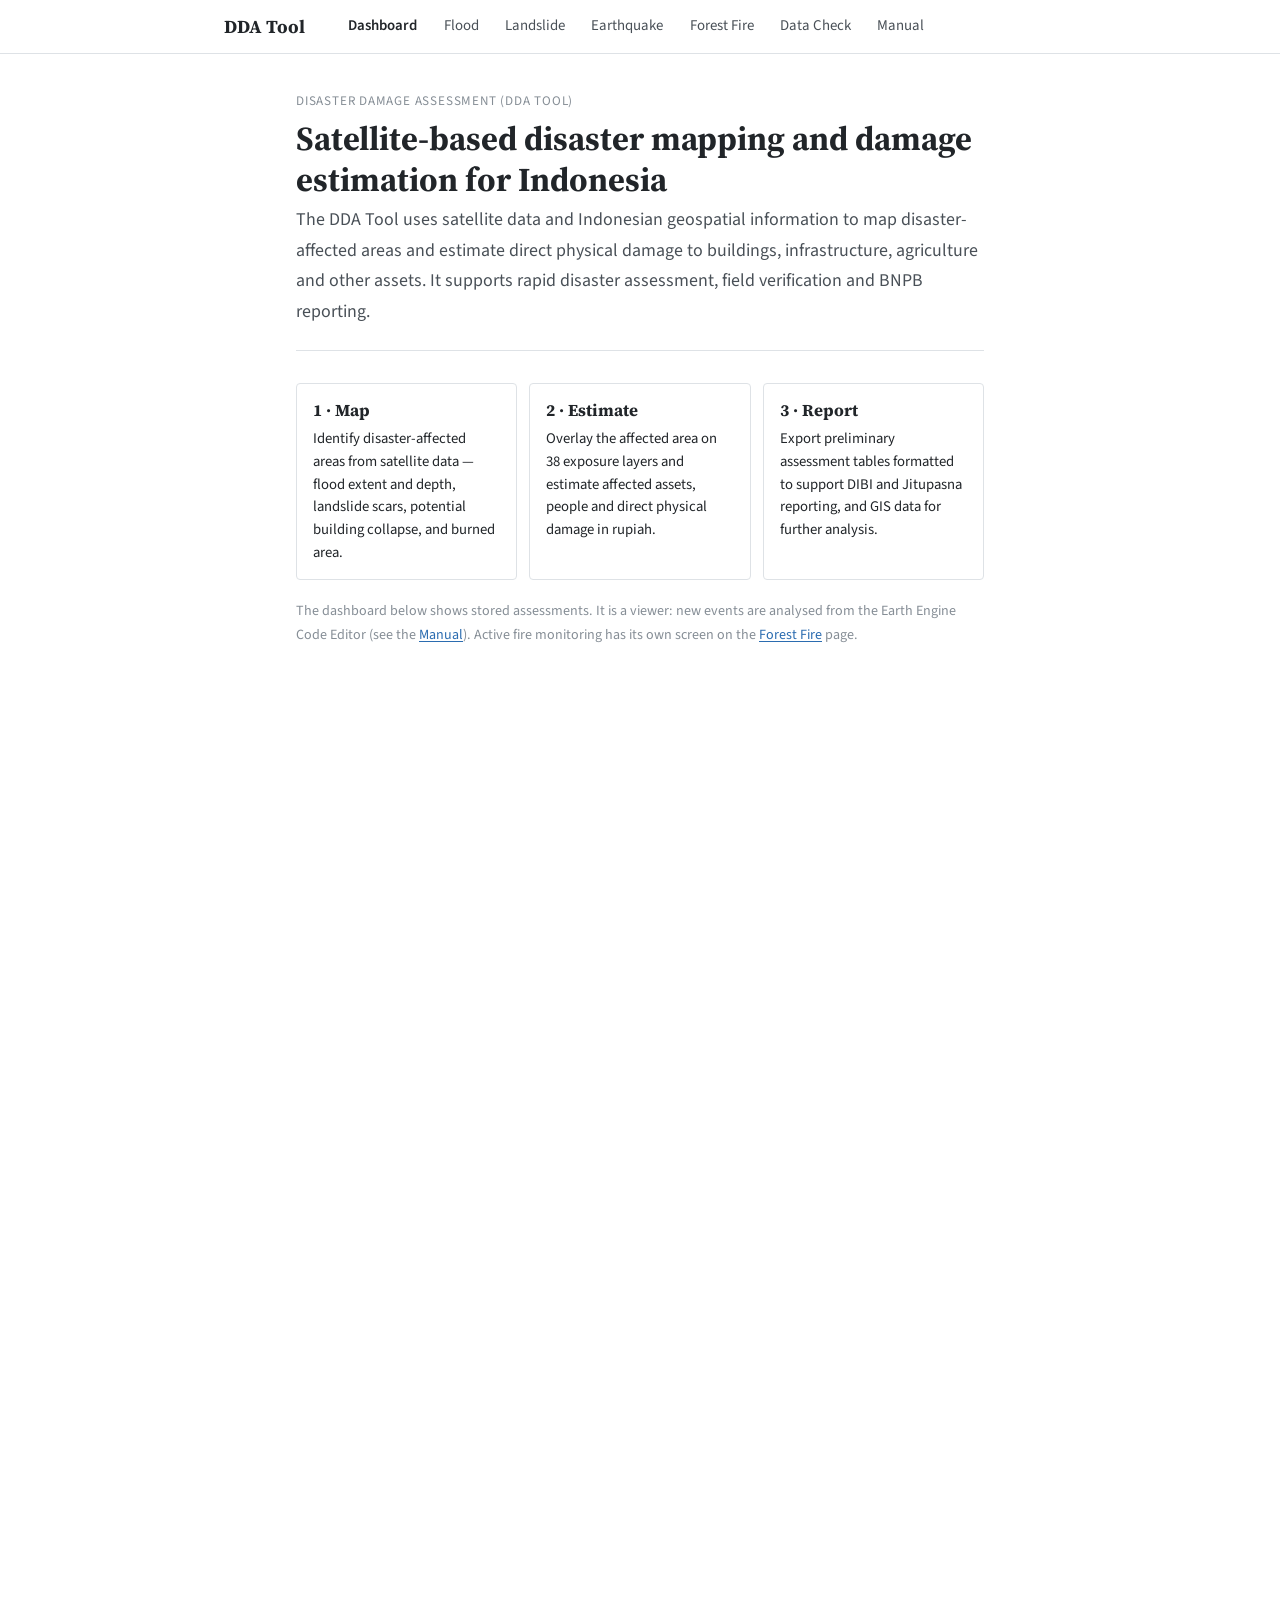
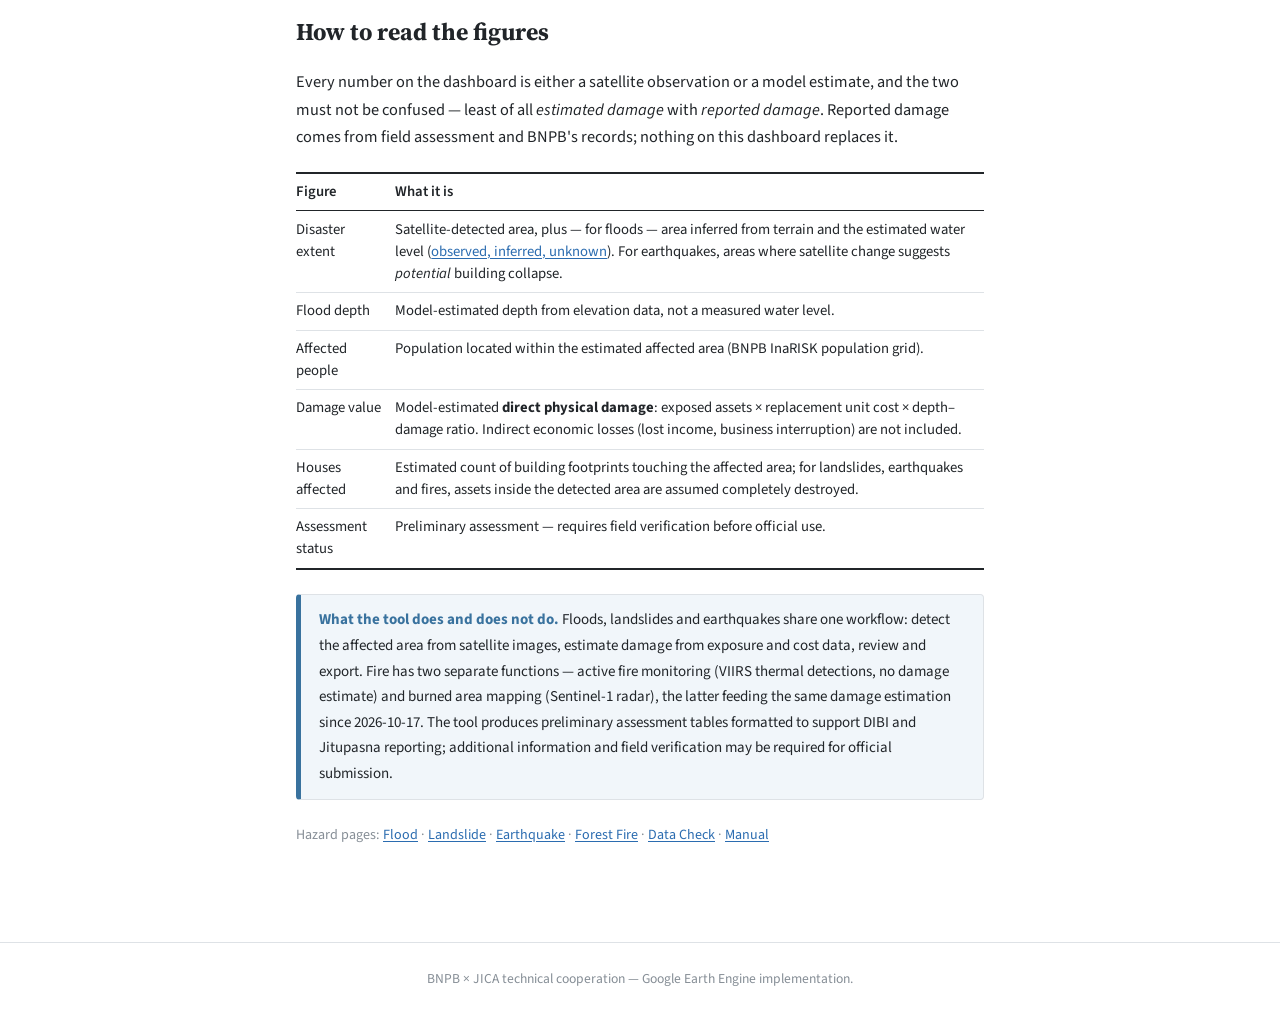
<file: index.html>
<!DOCTYPE html>
<html lang="en">
<head>
<meta charset="utf-8">
<meta name="viewport" content="width=device-width, initial-scale=1">
<title>DDA Tool — Satellite-based Disaster Damage Assessment</title>
<link rel="preconnect" href="https://fonts.googleapis.com">
<link rel="stylesheet" href="https://fonts.googleapis.com/css2?family=Source+Serif+4:ital,wght@0,400;0,600;0,700;1,400&family=Source+Sans+3:wght@400;600&display=swap">
<link rel="stylesheet" href="assets/style.css">
</head>
<body>

<nav class="topnav">
  <a class="brand" href="index.html">DDA Tool</a>
  <a class="navlink active" href="index.html">Dashboard</a>
  <a class="navlink" href="flood.html">Flood</a>
  <a class="navlink" href="landslide.html">Landslide</a>
  <a class="navlink" href="earthquake.html">Earthquake</a>
  <a class="navlink" href="forestfire.html">Forest Fire</a>
  <a class="navlink" href="datacheck.html">Data Check</a>
  <a class="navlink" href="about.html">Manual</a>
</nav>

<main class="page intro">

<div class="title-block">
<p class="subtitle">Disaster Damage Assessment (DDA Tool)</p>
<h1>Satellite-based disaster mapping and damage estimation for Indonesia</h1>
<p class="lead">
The DDA Tool uses satellite data and Indonesian geospatial information to map
disaster-affected areas and estimate direct physical damage to buildings,
infrastructure, agriculture and other assets. It supports rapid disaster
assessment, field verification and BNPB reporting.
</p>
</div>

<div class="tiles">
  <div class="tile"><b>1 · Map</b>
    Identify disaster-affected areas from satellite data — flood extent and
    depth, landslide scars, potential building collapse, and burned area.</div>
  <div class="tile"><b>2 · Estimate</b>
    Overlay the affected area on 38 exposure layers and estimate affected
    assets, people and direct physical damage in rupiah.</div>
  <div class="tile"><b>3 · Report</b>
    Export preliminary assessment tables formatted to support DIBI and
    Jitupasna reporting, and GIS data for further analysis.</div>
</div>

<p class="muted">
The dashboard below shows stored assessments. It is a viewer: new events are
analysed from the Earth Engine Code Editor (see the <a href="about.html">Manual</a>).
Active fire monitoring has its own screen on the <a href="forestfire.html">Forest Fire</a> page.
</p>

</main>

<main class="full">
  <div class="app-frame-wrap" id="app-slot"></div>
</main>

<main class="page after-app">

<h2>How to read the figures</h2>

<p>
Every number on the dashboard is either a satellite observation or a model
estimate, and the two must not be confused — least of all <em>estimated
damage</em> with <em>reported damage</em>. Reported damage comes from field
assessment and BNPB's records; nothing on this dashboard replaces it.
</p>

<table>
  <thead><tr><th>Figure</th><th>What it is</th></tr></thead>
  <tbody>
  <tr><td>Disaster extent</td><td>Satellite-detected area, plus — for floods — area inferred from terrain and the estimated water level (<a href="flood.html#classes">observed, inferred, unknown</a>). For earthquakes, areas where satellite change suggests <em>potential</em> building collapse.</td></tr>
  <tr><td>Flood depth</td><td>Model-estimated depth from elevation data, not a measured water level.</td></tr>
  <tr><td>Affected people</td><td>Population located within the estimated affected area (BNPB InaRISK population grid).</td></tr>
  <tr><td>Damage value</td><td>Model-estimated <b>direct physical damage</b>: exposed assets × replacement unit cost × depth–damage ratio. Indirect economic losses (lost income, business interruption) are not included.</td></tr>
  <tr><td>Houses affected</td><td>Estimated count of building footprints touching the affected area; for landslides, earthquakes and fires, assets inside the detected area are assumed completely destroyed.</td></tr>
  <tr><td>Assessment status</td><td>Preliminary assessment — requires field verification before official use.</td></tr>
  </tbody>
</table>

<div class="note">
<strong>What the tool does and does not do.</strong> Floods, landslides and
earthquakes share one workflow: detect the affected area from satellite
images, estimate damage from exposure and cost data, review and export. Fire
has two separate functions — active fire monitoring (VIIRS thermal detections,
no damage estimate) and burned area mapping (Sentinel-1 radar), the latter
feeding the same damage estimation since 2026-10-17. The tool produces
preliminary assessment tables formatted to support DIBI and Jitupasna
reporting; additional information and field verification may be required for
official submission.
</div>

<p class="muted">
Hazard pages: <a href="flood.html">Flood</a> ·
<a href="landslide.html">Landslide</a> ·
<a href="earthquake.html">Earthquake</a> ·
<a href="forestfire.html">Forest Fire</a> ·
<a href="datacheck.html">Data Check</a> ·
<a href="about.html">Manual</a>
</p>

</main>

<footer class="site">
  BNPB × JICA technical cooperation — Google Earth Engine implementation.
</footer>

<script src="assets/config.js?v=2"></script>
<script>mountApp('dashboard');</script>
</body>
</html>
</file>
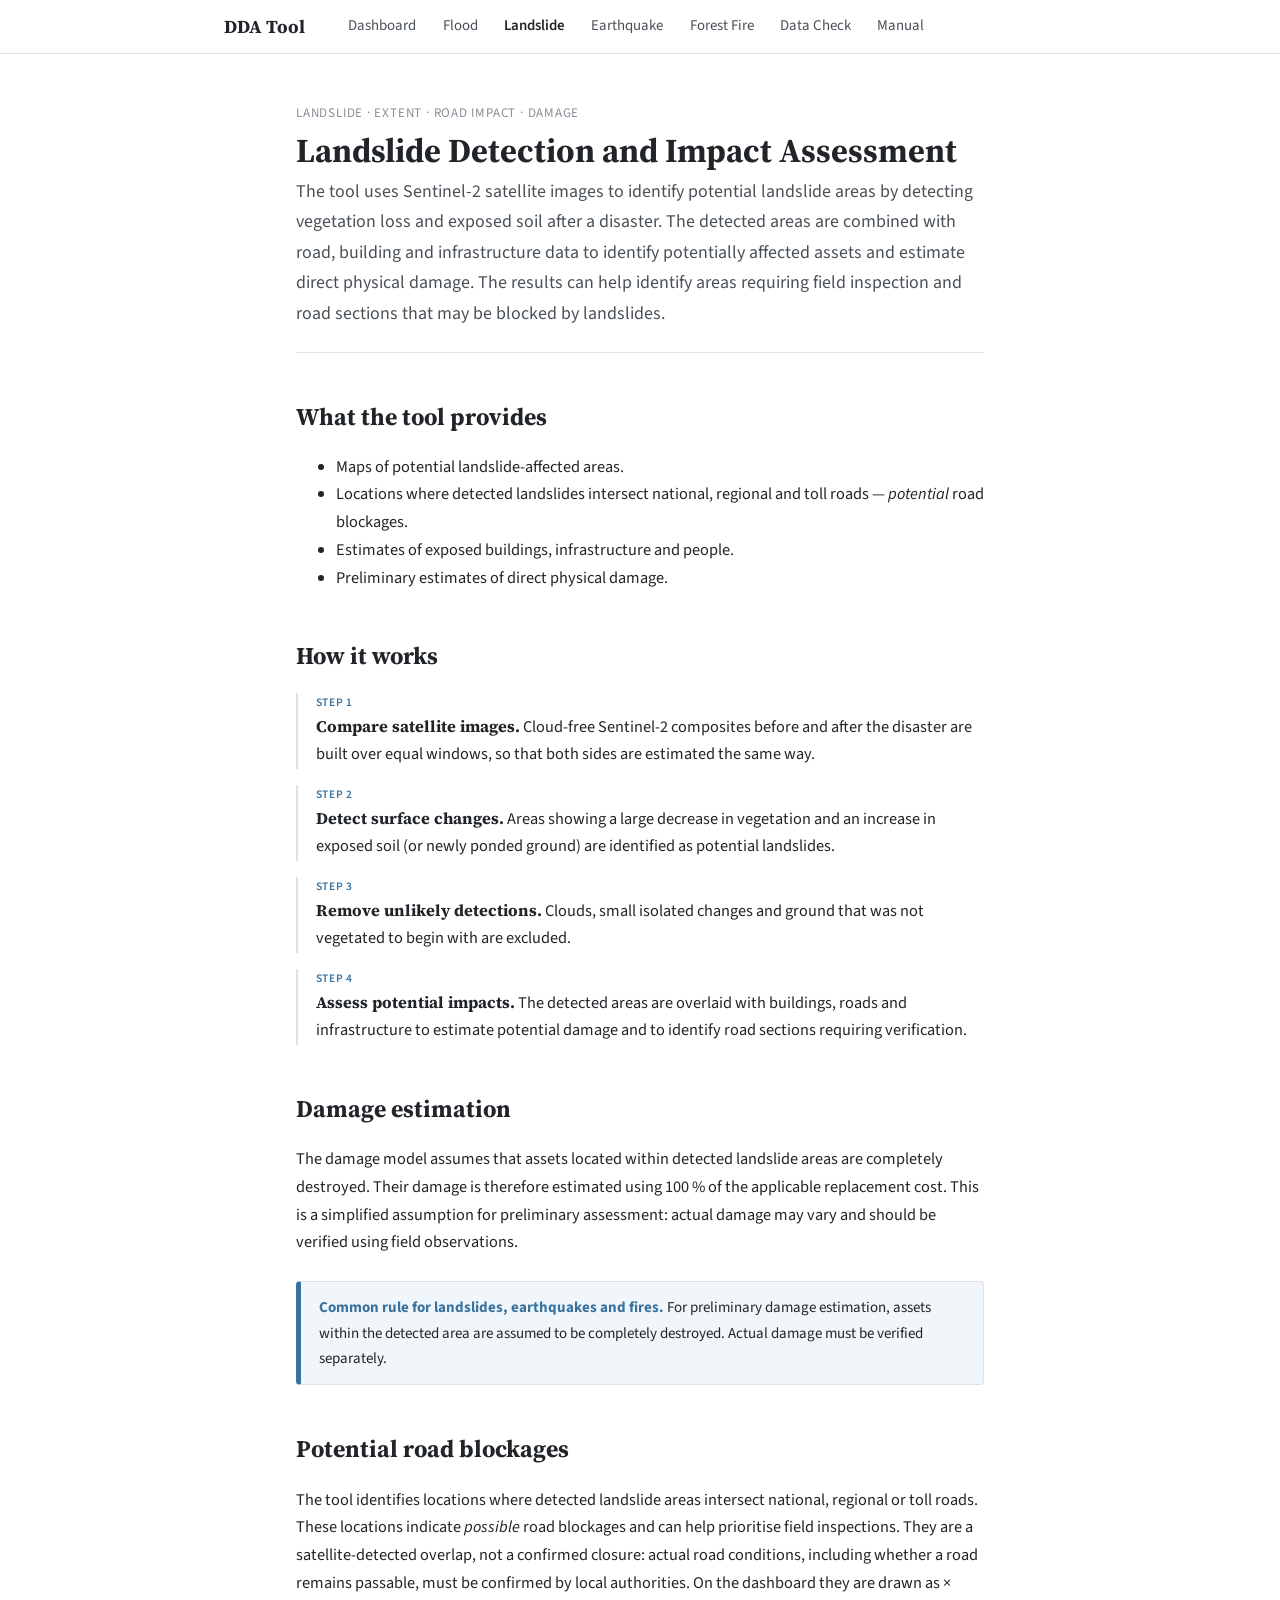
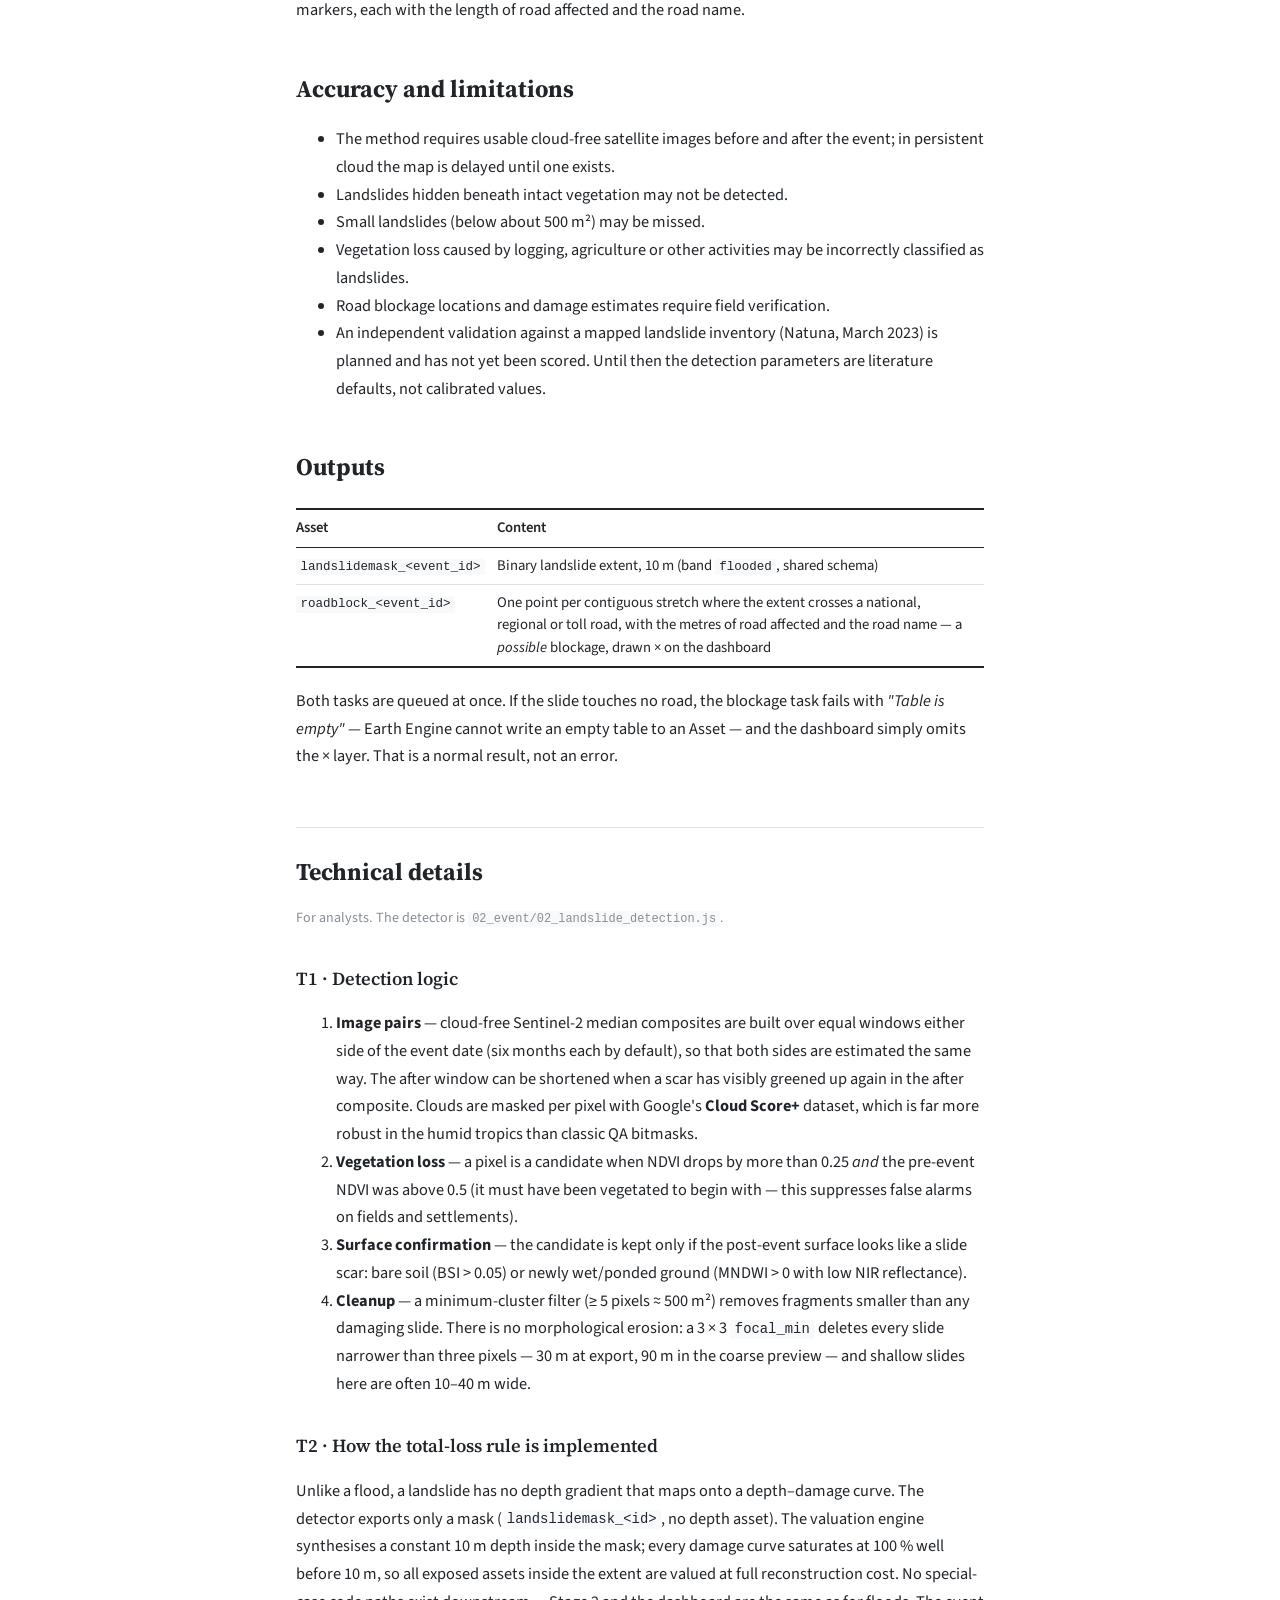
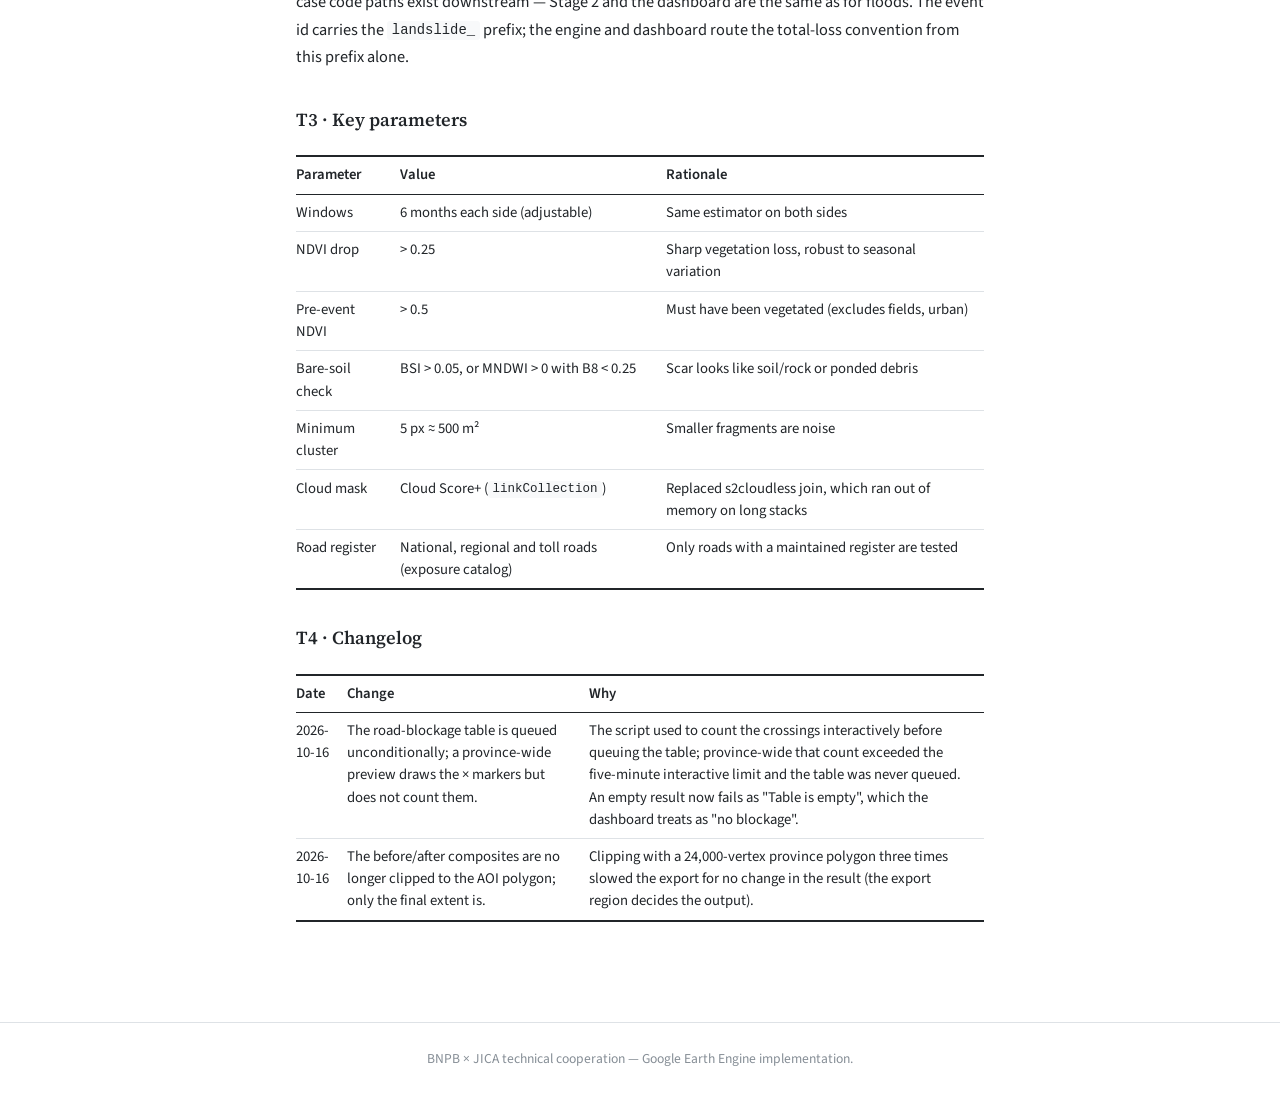
<file: landslide.html>
<!DOCTYPE html>
<html lang="en">
<head>
<meta charset="utf-8">
<meta name="viewport" content="width=device-width, initial-scale=1">
<title>Landslide Detection and Impact Assessment — DDA Tool</title>
<link rel="preconnect" href="https://fonts.googleapis.com">
<link rel="stylesheet" href="https://fonts.googleapis.com/css2?family=Source+Serif+4:ital,wght@0,400;0,600;0,700;1,400&family=Source+Sans+3:wght@400;600&display=swap">
<link rel="stylesheet" href="assets/style.css">
</head>
<body>

<nav class="topnav">
  <a class="brand" href="index.html">DDA Tool</a>
  <a class="navlink" href="index.html">Dashboard</a>
  <a class="navlink" href="flood.html">Flood</a>
  <a class="navlink active" href="landslide.html">Landslide</a>
  <a class="navlink" href="earthquake.html">Earthquake</a>
  <a class="navlink" href="forestfire.html">Forest Fire</a>
  <a class="navlink" href="datacheck.html">Data Check</a>
  <a class="navlink" href="about.html">Manual</a>
</nav>

<main class="page">

<div class="title-block">
<p class="subtitle">Landslide · extent · road impact · damage</p>
<h1>Landslide Detection and Impact Assessment</h1>
<p class="lead">
The tool uses Sentinel-2 satellite images to identify potential landslide
areas by detecting vegetation loss and exposed soil after a disaster. The
detected areas are combined with road, building and infrastructure data to
identify potentially affected assets and estimate direct physical damage. The
results can help identify areas requiring field inspection and road sections
that may be blocked by landslides.
</p>
</div>

<h2>What the tool provides</h2>

<ul>
  <li>Maps of potential landslide-affected areas.</li>
  <li>Locations where detected landslides intersect national, regional and
      toll roads — <em>potential</em> road blockages.</li>
  <li>Estimates of exposed buildings, infrastructure and people.</li>
  <li>Preliminary estimates of direct physical damage.</li>
</ul>

<h2>How it works</h2>

<ol class="steps">
  <li><b>Compare satellite images.</b> Cloud-free Sentinel-2 composites
      before and after the disaster are built over equal windows, so that
      both sides are estimated the same way.</li>
  <li><b>Detect surface changes.</b> Areas showing a large decrease in
      vegetation and an increase in exposed soil (or newly ponded ground) are
      identified as potential landslides.</li>
  <li><b>Remove unlikely detections.</b> Clouds, small isolated changes and
      ground that was not vegetated to begin with are excluded.</li>
  <li><b>Assess potential impacts.</b> The detected areas are overlaid with
      buildings, roads and infrastructure to estimate potential damage and to
      identify road sections requiring verification.</li>
</ol>

<h2>Damage estimation</h2>

<p>
The damage model assumes that assets located within detected landslide areas
are completely destroyed. Their damage is therefore estimated using
100&nbsp;% of the applicable replacement cost. This is a simplified assumption
for preliminary assessment: actual damage may vary and should be verified
using field observations.
</p>

<div class="note">
<strong>Common rule for landslides, earthquakes and fires.</strong> For
preliminary damage estimation, assets within the detected area are assumed to
be completely destroyed. Actual damage must be verified separately.
</div>

<h2>Potential road blockages</h2>

<p>
The tool identifies locations where detected landslide areas intersect
national, regional or toll roads. These locations indicate <em>possible</em>
road blockages and can help prioritise field inspections. They are a
satellite-detected overlap, not a confirmed closure: actual road conditions,
including whether a road remains passable, must be confirmed by local
authorities. On the dashboard they are drawn as × markers, each with the
length of road affected and the road name.
</p>

<h2>Accuracy and limitations</h2>

<ul>
  <li>The method requires usable cloud-free satellite images before and after
      the event; in persistent cloud the map is delayed until one exists.</li>
  <li>Landslides hidden beneath intact vegetation may not be detected.</li>
  <li>Small landslides (below about 500&nbsp;m²) may be missed.</li>
  <li>Vegetation loss caused by logging, agriculture or other activities may
      be incorrectly classified as landslides.</li>
  <li>Road blockage locations and damage estimates require field
      verification.</li>
  <li>An independent validation against a mapped landslide inventory
      (Natuna, March 2023) is planned and has not yet been scored. Until then
      the detection parameters are literature defaults, not calibrated
      values.</li>
</ul>

<h2>Outputs</h2>

<table>
  <thead><tr><th>Asset</th><th>Content</th></tr></thead>
  <tbody>
  <tr><td><code>landslidemask_&lt;event_id&gt;</code></td><td>Binary landslide extent, 10&nbsp;m (band <code>flooded</code>, shared schema)</td></tr>
  <tr><td><code>roadblock_&lt;event_id&gt;</code></td><td>One point per contiguous stretch where the extent crosses a national, regional or toll road, with the metres of road affected and the road name — a <em>possible</em> blockage, drawn × on the dashboard</td></tr>
  </tbody>
</table>

<p>
Both tasks are queued at once. If the slide touches no road, the blockage task
fails with <em>"Table is empty"</em> — Earth Engine cannot write an empty
table to an Asset — and the dashboard simply omits the × layer. That is a
normal result, not an error.
</p>

<!-- ================================================================ -->
<h2 class="technical">Technical details</h2>

<p class="muted">
For analysts. The detector is <code>02_event/02_landslide_detection.js</code>.
</p>

<h3>T1 · Detection logic</h3>

<ol>
  <li><b>Image pairs</b> — cloud-free Sentinel-2 median composites are
      built over equal windows either side of the event date (six months
      each by default), so that both sides are estimated the same way.
      The after window can be shortened when a scar has visibly greened up
      again in the after composite. Clouds are masked per pixel with
      Google's <b>Cloud Score+</b> dataset, which is far more robust in the
      humid tropics than classic QA bitmasks.</li>
  <li><b>Vegetation loss</b> — a pixel is a candidate when NDVI drops by more
      than 0.25 <em>and</em> the pre-event NDVI was above 0.5 (it must have
      been vegetated to begin with — this suppresses false alarms on fields
      and settlements).</li>
  <li><b>Surface confirmation</b> — the candidate is kept only if the
      post-event surface looks like a slide scar:
      bare soil (BSI &gt; 0.05) or newly wet/ponded ground
      (MNDWI &gt; 0 with low NIR reflectance).</li>
  <li><b>Cleanup</b> — a minimum-cluster filter (≥ 5 pixels ≈ 500 m²)
      removes fragments smaller than any damaging slide. There is no
      morphological erosion: a 3 × 3 <code>focal_min</code> deletes every
      slide narrower than three pixels — 30 m at export, 90 m in the coarse
      preview — and shallow slides here are often 10–40 m wide.</li>
</ol>

<h3>T2 · How the total-loss rule is implemented</h3>

<p>
Unlike a flood, a landslide has no depth gradient that maps onto a
depth–damage curve. The detector exports only a mask
(<code>landslidemask_&lt;id&gt;</code>, no depth asset). The valuation engine
synthesises a constant 10&nbsp;m depth inside the mask; every damage curve
saturates at 100&nbsp;% well before 10&nbsp;m, so all exposed assets inside
the extent are valued at full reconstruction cost. No special-case code paths
exist downstream — Stage&nbsp;2 and the dashboard are the same as for floods.
The event id carries the <code>landslide_</code> prefix; the engine and
dashboard route the total-loss convention from this prefix alone.
</p>

<h3>T3 · Key parameters</h3>

<table>
  <thead><tr><th>Parameter</th><th>Value</th><th>Rationale</th></tr></thead>
  <tbody>
  <tr><td>Windows</td><td>6 months each side (adjustable)</td><td>Same estimator on both sides</td></tr>
  <tr><td>NDVI drop</td><td>&gt; 0.25</td><td>Sharp vegetation loss, robust to seasonal variation</td></tr>
  <tr><td>Pre-event NDVI</td><td>&gt; 0.5</td><td>Must have been vegetated (excludes fields, urban)</td></tr>
  <tr><td>Bare-soil check</td><td>BSI &gt; 0.05, or MNDWI &gt; 0 with B8 &lt; 0.25</td><td>Scar looks like soil/rock or ponded debris</td></tr>
  <tr><td>Minimum cluster</td><td>5 px ≈ 500 m²</td><td>Smaller fragments are noise</td></tr>
  <tr><td>Cloud mask</td><td>Cloud Score+ (<code>linkCollection</code>)</td><td>Replaced s2cloudless join, which ran out of memory on long stacks</td></tr>
  <tr><td>Road register</td><td>National, regional and toll roads (exposure catalog)</td><td>Only roads with a maintained register are tested</td></tr>
  </tbody>
</table>

<h3>T4 · Changelog</h3>

<table>
  <thead><tr><th>Date</th><th>Change</th><th>Why</th></tr></thead>
  <tbody>
  <tr><td>2026-10-16</td><td>The road-blockage table is queued unconditionally; a province-wide preview draws the × markers but does not count them.</td><td>The script used to count the crossings interactively before queuing the table; province-wide that count exceeded the five-minute interactive limit and the table was never queued. An empty result now fails as "Table is empty", which the dashboard treats as "no blockage".</td></tr>
  <tr><td>2026-10-16</td><td>The before/after composites are no longer clipped to the AOI polygon; only the final extent is.</td><td>Clipping with a 24,000-vertex province polygon three times slowed the export for no change in the result (the export region decides the output).</td></tr>
  </tbody>
</table>

</main>

<footer class="site">
  BNPB × JICA technical cooperation — Google Earth Engine implementation.
</footer>
</body>
</html>
</file>
<file: assets/style.css>
/* DDA Tool site — academic document style (Quarto/PWTT-like) */

:root {
  --ink: #212529;
  --ink-soft: #495057;
  --ink-faint: #868e96;
  --bg: #ffffff;
  --bg-code: #f8f9fa;
  --line: #dee2e6;
  --line-strong: #212529;
  --link: #2b6cb0;
  --callout: #39729e;
  --callout-bg: #f1f6fa;
  --warn: #b45309;
  --warn-bg: #fdf6ec;
  --serif: "Source Serif 4", Georgia, "Times New Roman", serif;
  --sans: "Source Sans 3", -apple-system, "Segoe UI", Roboto, "Helvetica Neue",
    Arial, sans-serif;
  --mono: "Consolas", "SFMono-Regular", Menlo, monospace;
}

* { box-sizing: border-box; }
html { scroll-behavior: smooth; }

body {
  margin: 0;
  font-family: var(--sans);
  font-size: 1.02rem;
  color: var(--ink);
  background: var(--bg);
  line-height: 1.7;
}

/* ---------- top navigation ---------- */
nav.topnav {
  position: sticky;
  top: 0;
  z-index: 100;
  display: flex;
  align-items: baseline;
  gap: 0.25rem;
  padding: 0 max(1.5rem, calc(50vw - 26rem));
  background: rgba(255, 255, 255, 0.96);
  backdrop-filter: blur(4px);
  border-bottom: 1px solid var(--line);
  height: 3.4rem;
  overflow-x: auto;
}
nav.topnav .brand {
  font-family: var(--serif);
  font-weight: 700;
  font-size: 1.15rem;
  color: var(--ink);
  margin-right: 1.75rem;
  white-space: nowrap;
  text-decoration: none;
  align-self: center;
}
nav.topnav a.navlink {
  color: var(--ink-soft);
  text-decoration: none;
  padding: 0 0.7rem;
  font-size: 0.93rem;
  white-space: nowrap;
  align-self: center;
  line-height: 3.4rem;
  border-bottom: 2px solid transparent;
}
nav.topnav a.navlink:hover { color: var(--ink); }
nav.topnav a.navlink.active {
  color: var(--ink);
  font-weight: 600;
  border-bottom-color: var(--ink);
}

/* ---------- page layout ---------- */
main.page {
  max-width: 46rem;
  margin: 0 auto;
  padding: 3rem 1.5rem 5rem;
}
main.full { max-width: none; padding: 0; }
main.page.intro { padding: 2.25rem 1.5rem 1.5rem; }
main.page.after-app { padding-top: 2.25rem; }

/* title block, Quarto-style */
h1 {
  font-family: var(--serif);
  font-weight: 700;
  font-size: 2.1rem;
  line-height: 1.2;
  margin: 0 0 0.4rem;
}
p.lead {
  font-size: 1.12rem;
  color: var(--ink-soft);
  margin: 0.25rem 0 0;
}
.title-block {
  padding-bottom: 1.4rem;
  border-bottom: 1px solid var(--line);
  margin-bottom: 2rem;
}
.title-block .subtitle {
  font-family: var(--sans);
  font-size: 0.82rem;
  letter-spacing: 0.06em;
  text-transform: uppercase;
  color: var(--ink-faint);
  margin: 0 0 0.35rem;
}

h2 {
  font-family: var(--serif);
  font-weight: 700;
  font-size: 1.5rem;
  margin: 2.75rem 0 0.75rem;
}
h3 {
  font-family: var(--serif);
  font-weight: 600;
  font-size: 1.15rem;
  margin: 2rem 0 0.5rem;
}
h2.technical {
  margin-top: 3.5rem;
  padding-top: 1.5rem;
  border-top: 1px solid var(--line);
}

a { color: var(--link); text-decoration-thickness: 1px; text-underline-offset: 2px; }
a:hover { color: #1a4971; }

code {
  font-family: var(--mono);
  font-size: 0.85em;
  background: var(--bg-code);
  border-radius: 3px;
  padding: 0.1em 0.35em;
}
pre {
  background: var(--bg-code);
  border: 1px solid var(--line);
  border-radius: 4px;
  padding: 0.85rem 1rem;
  overflow-x: auto;
  line-height: 1.5;
  font-size: 0.85rem;
}
pre code { background: none; padding: 0; font-size: inherit; }

/* equation: plain, centred, academic */
.eq {
  margin: 1.4rem 0;
  overflow-x: auto;
  text-align: center;
}

/* booktabs-style tables */
table {
  border-collapse: collapse;
  width: 100%;
  margin: 1.25rem 0;
  font-size: 0.92rem;
  line-height: 1.5;
}
th, td {
  border: none;
  padding: 0.45rem 0.75rem 0.45rem 0;
  text-align: left;
  vertical-align: top;
}
thead th {
  border-top: 2px solid var(--line-strong);
  border-bottom: 1px solid var(--line-strong);
  font-weight: 600;
}
tbody tr:last-child td { border-bottom: 2px solid var(--line-strong); }
tbody td { border-bottom: 1px solid var(--line); }

/* Quarto-style callout */
.note {
  border: 1px solid var(--line);
  border-left: 5px solid var(--callout);
  border-radius: 4px;
  background: var(--callout-bg);
  padding: 0.8rem 1.1rem;
  margin: 1.5rem 0;
  font-size: 0.94rem;
}
.note strong:first-child { color: var(--callout); }
.note.warn { border-left-color: var(--warn); background: var(--warn-bg); }
.note.warn strong:first-child { color: var(--warn); }

.muted { color: var(--ink-faint); font-size: 0.88rem; }

/* pipeline diagram */
.pipeline {
  display: flex;
  flex-wrap: wrap;
  align-items: stretch;
  gap: 0.6rem;
  margin: 1.5rem 0;
}
.pipeline .stage {
  flex: 1 1 190px;
  border: 1px solid var(--line);
  border-radius: 4px;
  padding: 0.8rem 1rem;
  font-size: 0.88rem;
  line-height: 1.55;
}
.pipeline .stage b {
  display: block;
  margin-bottom: 0.3rem;
  font-family: var(--serif);
}
.pipeline .arrow {
  align-self: center;
  color: var(--ink-faint);
  font-size: 1.25rem;
  flex: 0 0 auto;
}

/* ---------- overview components (2026-10-17 restructure) ---------- */
/* three-up feature tiles (home page, "what the tool provides") */
.tiles {
  display: grid;
  grid-template-columns: repeat(auto-fit, minmax(13rem, 1fr));
  gap: 0.75rem;
  margin: 1.25rem 0;
}
.tile {
  border: 1px solid var(--line);
  border-radius: 4px;
  padding: 0.9rem 1rem;
  font-size: 0.92rem;
  line-height: 1.55;
}
.tile b {
  display: block;
  font-family: var(--serif);
  font-size: 1.05rem;
  margin-bottom: 0.25rem;
}

/* "How it works" steps: a small STEP n label above each item */
.steps {
  counter-reset: step;
  list-style: none;
  padding-left: 0;
  margin: 1rem 0;
}
.steps li {
  counter-increment: step;
  margin: 0 0 1rem;
  padding-left: 1.1rem;
  border-left: 2px solid var(--line);
}
.steps li::before {
  content: "Step " counter(step);
  display: block;
  font-size: 0.72rem;
  letter-spacing: 0.06em;
  text-transform: uppercase;
  color: var(--callout);
  font-weight: 600;
}
.steps li b { font-family: var(--serif); font-size: 1.02rem; }

/* headline statistics (validation precision / recall) */
.stat-row {
  display: flex;
  flex-wrap: wrap;
  gap: 0.75rem;
  margin: 1.25rem 0;
}
.stat {
  flex: 1 1 11rem;
  border: 1px solid var(--line);
  border-radius: 4px;
  padding: 0.9rem 1rem;
}
.stat .num {
  font-family: var(--serif);
  font-size: 2.1rem;
  font-weight: 700;
  line-height: 1.1;
}
.stat .lbl { font-weight: 600; margin-top: 0.15rem; }
.stat .sub { font-size: 0.85rem; color: var(--ink-soft); line-height: 1.45; }

/* detection status cards (burn scar) */
.status-cards {
  display: grid;
  grid-template-columns: repeat(auto-fit, minmax(12rem, 1fr));
  gap: 0.75rem;
  margin: 1.25rem 0;
}
.status-cards .card {
  border: 1px solid var(--line);
  border-left: 5px solid var(--line);
  border-radius: 4px;
  padding: 0.8rem 1rem;
  font-size: 0.92rem;
  line-height: 1.5;
}
.status-cards .card b {
  display: block;
  font-family: var(--serif);
  font-size: 1.05rem;
}
.status-cards .card.c1 { border-left-color: #ffd21e; }
.status-cards .card.c2 { border-left-color: #ff8c00; }
.status-cards .card.c3 { border-left-color: #b2182b; }

/* table of contents (Manual) */
nav.toc {
  border: 1px solid var(--line);
  border-radius: 4px;
  padding: 0.8rem 1.1rem;
  margin: 0 0 2rem;
  font-size: 0.92rem;
}
nav.toc ol {
  margin: 0.25rem 0 0;
  padding-left: 1.2rem;
  columns: 2;
  column-gap: 2rem;
}
nav.toc li { break-inside: avoid; margin: 0.15rem 0; }

/* annotated screenshots (Manual) */
figure.shot { margin: 1.5rem 0 2rem; }
figure.shot img {
  display: block;
  width: 100%;
  height: auto;
  border: 1px solid var(--line);
  border-radius: 4px;
}
figure.shot.narrow img { width: auto; max-width: 100%; }
figure.shot figcaption {
  margin-top: 0.5rem;
  font-size: 0.9rem;
  color: var(--ink-soft);
  line-height: 1.55;
}

/* collapsed technical material */
details.source { margin: 1.5rem 0; }
details.source summary {
  cursor: pointer;
  font-weight: 600;
  padding: 0.6rem 0;
  color: var(--link);
}

/* ---------- embedded app ---------- */
.app-frame-wrap {
  height: calc(100vh - 3.4rem);
  display: flex;
  flex-direction: column;
}
.app-frame-wrap iframe { flex: 1; width: 100%; border: 0; }
.app-placeholder {
  flex: 1;
  display: flex;
  align-items: center;
  justify-content: center;
  background: var(--bg-code);
}
.app-placeholder .inner {
  max-width: 34rem;
  background: var(--bg);
  border: 1px solid var(--line);
  border-radius: 4px;
  padding: 2rem 2.25rem;
}

/* ---------- embedded source code (Data Check) ---------- */
.code-embed {
  border: 1px solid var(--line);
  border-radius: 4px;
  margin: 1.5rem 0;
}
.code-embed .code-head {
  display: flex;
  justify-content: space-between;
  align-items: center;
  padding: 0.45rem 1rem;
  border-bottom: 1px solid var(--line);
  background: var(--bg-code);
  font-family: var(--mono);
  font-size: 0.82rem;
  color: var(--ink-soft);
}
.code-embed pre {
  margin: 0;
  border: none;
  border-radius: 0 0 4px 4px;
  max-height: 75vh;
  overflow: auto;
}

footer.site {
  border-top: 1px solid var(--line);
  padding: 1.5rem;
  text-align: center;
  color: var(--ink-faint);
  font-size: 0.85rem;
}

@media (max-width: 640px) {
  main.page { padding: 1.75rem 1rem 4rem; }
  h1 { font-size: 1.6rem; }
  nav.toc ol { columns: 1; }
}
</file>
